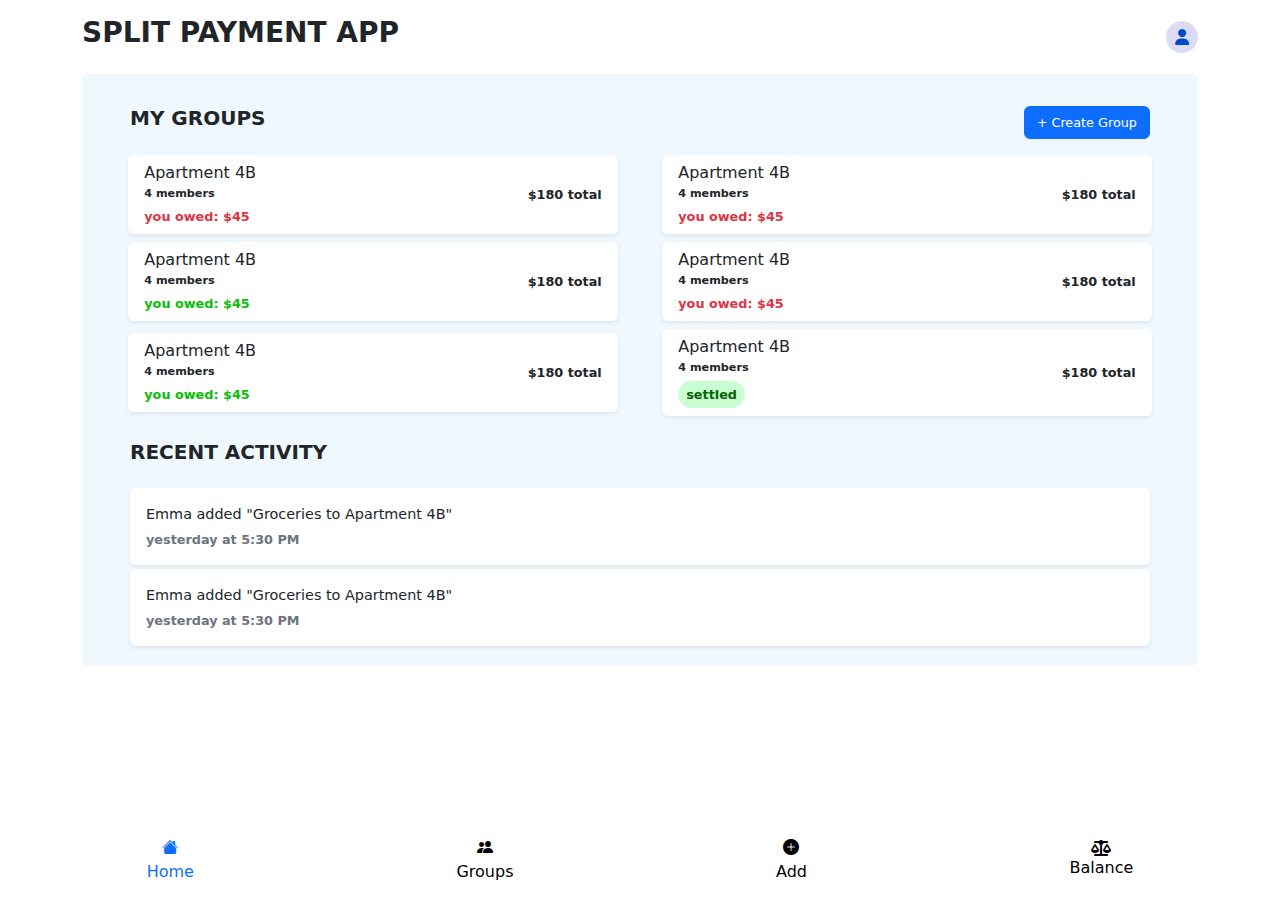
<file: index.html>
<!DOCTYPE html>
<html lang="en">

<head>
    <meta charset="UTF-8">
    <meta name="viewport" content="width=device-width, initial-scale=1.0">
    <title>Split Payment App</title>
    <link rel="stylesheet" href="./css/main.css">
    <link rel="stylesheet" href="./css/bootstrap/css/bootstrap.css">
    <link rel="stylesheet" href="./css/bootstrap/css/bootstrap.min.css">
    <link rel="stylesheet" href="https://cdn.jsdelivr.net/npm/bootstrap-icons@1.11.3/font/bootstrap-icons.css"
        integrity="sha384-tViUnnbYAV00FLIhhi3v/dWt3Jxw4gZQcNoSCxCIFNJVCx7/D55/wXsrNIRANwdD" crossorigin="anonymous">
    <link rel="stylesheet" href="https://cdnjs.cloudflare.com/ajax/libs/font-awesome/6.7.2/css/all.min.css"
        integrity="sha512-Evv84Mr4kqVGRNSgIGL/F/aIDqQb7xQ2vcrdIwxfjThSH8CSR7PBEakCr51Ck+w+/U6swU2Im1vVX0SVk9ABhg=="
        crossorigin="anonymous" referrerpolicy="no-referrer" />
</head>

<body>

    <div class="container position-relative">

        <!-- Homepage Start -->

        <Header>
            <div class="header d-flex justify-content-between align-items-center py-3">
                <div>
                    <h3 class="fw-bold">SPLIT PAYMENT APP</h3>
                </div>
                <div class="userIconContainer d-flex justify-content-center align-items-center rounded-circle p-3"
                    style="background-color: rgb(219 220 244);">
                    <i class="fa-solid fa-user" style="color: #0049c7;"></i>
                </div>
            </div>
        </Header>
        <section>
            <div class=" rounded px-md-4  py-3" style="background-color: #f0f8ff;">
                <div class="myGroups">
                    <div class=" groupTitle px-4  d-flex justify-content-between align-items-center pt-3">
                        <h4 class="fw-bold fs-5">MY GROUPS</h4>
                        <!-- Create New Group Modal -->
                        <div class="modal fade" id="createGroupModal" tabindex="-1"
                            aria-labelledby="createGroupModalLabel" aria-hidden="true">
                            <div class="modal-dialog modal-dialog-centered">
                                <div class="modal-content" id="createGroupModalContent">

                                    <!-- Modal Header -->
                                    <div class="modal-header">
                                        <h5 class="modal-title" id="createGroupModalLabel">Create New Group</h5>
                                        <button type="button" class="btn-close" data-bs-dismiss="modal"
                                            aria-label="Close"></button>
                                    </div>

                                    <!-- Modal Body -->
                                    <div class="modal-body">
                                        <form id="createGroupForm">
                                            <!-- Group Name -->
                                            <div class="mb-3">
                                                <label for="groupName" class="form-label">Group Name</label>
                                                <input type="text" class="form-control" id="groupName"
                                                    placeholder="Enter group name" required>
                                            </div>

                                            <!-- Add Members -->
                                            <div id="membersList">
                                                <div class="row g-2 mb-2">
                                                    <div class="col">
                                                        <input type="text" class="form-control" placeholder="Name"
                                                            required>
                                                    </div>
                                                    <div class="col">
                                                        <input type="email" class="form-control" placeholder="Email"
                                                            required>
                                                    </div>
                                                </div>

                                                <div class="row g-2 mb-2">
                                                    <div class="col">
                                                        <input type="text" class="form-control" placeholder="Name">
                                                    </div>
                                                    <div class="col">
                                                        <input type="email" class="form-control" placeholder="Email">
                                                    </div>
                                                </div>

                                                <div class="row g-2 mb-2">
                                                    <div class="col">
                                                        <input type="text" class="form-control" placeholder="Name">
                                                    </div>
                                                    <div class="col">
                                                        <input type="email" class="form-control" placeholder="Email">
                                                    </div>
                                                </div>
                                            </div>

                                            <div class="mb-3">
                                                <a href="#" id="addMoreMembers" class="text-primary"
                                                    style="text-decoration: none;">+ Add More Members</a>
                                            </div>

                                            <!-- Category -->
                                            <div class="mb-3">
                                                <label for="category" class="form-label">Category</label>
                                                <select class="form-select" id="category">
                                                    <option selected disabled>Select category</option>
                                                    <option value="trip">Trip</option>
                                                    <option value="party">Party</option>
                                                    <option value="office">Office</option>
                                                    <option value="others">Others</option>
                                                </select>
                                            </div>

                                            <!-- Description -->
                                            <div class="mb-3">
                                                <label for="description" class="form-label">Description</label>
                                                <textarea class="form-control" id="description" rows="3"
                                                    placeholder="Add a description for your group"></textarea>
                                            </div>

                                        </form>
                                    </div>

                                    <!-- Modal Footer -->
                                    <div class="modal-footer">
                                        <button type="submit" class="btn btn-primary" id="createGroupBtn">Create
                                            Group</button>
                                    </div>

                                </div>
                            </div>
                        </div>
                        <button id="" type="button" class="fw-medium btn btn-primary" data-bs-toggle="modal"
                            data-bs-target="#createGroupModal" style="font-size: 0.8rem;">+ Create Group</button>
                    </div>
                    <div id="groupsContainer"
                        class="groupSection col-12 d-flex flex-wrap justify-content-between align-items-center pt-3">

                        <div class="col-sm-12 col-lg-6 pb-2 d-flex justify-content-center align-items-center">
                            <div
                                class="groupCard shadow-sm px-3 py-2 rounded  bg-white col-11 d-flex justify-content-between align-items-center">
                                <div
                                    class="groupDetails row-gap-1 d-flex flex-column justify-content-center align-items-start">
                                    <h6 class="m-0 ">Apartment 4B</h6>
                                    <p class="m-0 fw-semibold" style="font-size: 0.7rem;">4 members</p>
                                    <p class="m-0 fw-semibold text-danger" style="font-size: 0.8rem;">you owed: $45</p>
                                </div>
                                <div class="totalAmmount d-flex flex-column justify-content-center align-items-end">
                                    <p class="m-0 fw-semibold" style="font-size: 0.8rem;">$180 total</p>
                                </div>
                            </div>
                        </div>
                        <div class="col-sm-12 col-lg-6 pb-2 d-flex justify-content-center align-items-center">
                            <div
                                class="groupCard shadow-sm px-3 py-2 rounded  bg-white col-11 d-flex justify-content-between align-items-center">
                                <div
                                    class="groupDetails row-gap-1 d-flex flex-column justify-content-center align-items-start">
                                    <h6 class="m-0 ">Apartment 4B</h6>
                                    <p class="m-0 fw-semibold" style="font-size: 0.7rem;">4 members</p>
                                    <p class="m-0 fw-semibold text-danger" style="font-size: 0.8rem;">you owed: $45</p>
                                </div>
                                <div class="totalAmmount d-flex flex-column justify-content-center align-items-end">
                                    <p class="m-0 fw-semibold" style="font-size: 0.8rem;">$180 total</p>
                                </div>
                            </div>
                        </div>
                        <div class="col-sm-12 col-lg-6 pb-2 d-flex justify-content-center align-items-center">
                            <div
                                class="groupCard shadow-sm px-3 py-2 rounded  bg-white col-11 d-flex justify-content-between align-items-center">
                                <div
                                    class="groupDetails row-gap-1 d-flex flex-column justify-content-center align-items-start">
                                    <h6 class="m-0 ">Apartment 4B</h6>
                                    <p class="m-0 fw-semibold" style="font-size: 0.7rem;">4 members</p>
                                    <p class="m-0 fw-semibold" style="font-size: 0.8rem; color: #09be09;">you owed: $45
                                    </p>
                                </div>
                                <div class="totalAmmount d-flex flex-column justify-content-center align-items-end">
                                    <p class="m-0 fw-semibold" style="font-size: 0.8rem;">$180 total</p>
                                </div>
                            </div>
                        </div>
                        <div class="col-sm-12 col-lg-6 pb-2 d-flex justify-content-center align-items-center">
                            <div
                                class="groupCard shadow-sm px-3 py-2 rounded  bg-white col-11 d-flex justify-content-between align-items-center">
                                <div
                                    class="groupDetails row-gap-1 d-flex flex-column justify-content-center align-items-start">
                                    <h6 class="m-0 ">Apartment 4B</h6>
                                    <p class="m-0 fw-semibold" style="font-size: 0.7rem;">4 members</p>
                                    <p class="m-0 fw-semibold text-danger" style="font-size: 0.8rem;">you owed: $45</p>
                                </div>
                                <div class="totalAmmount d-flex flex-column justify-content-center align-items-end">
                                    <p class="m-0 fw-semibold" style="font-size: 0.8rem;">$180 total</p>
                                </div>
                            </div>
                        </div>
                        <div class="col-sm-12 col-lg-6 pb-2 d-flex justify-content-center align-items-center">
                            <div
                                class="groupCard shadow-sm px-3 py-2 rounded  bg-white col-11 d-flex justify-content-between align-items-center">
                                <div
                                    class="groupDetails row-gap-1 d-flex flex-column justify-content-center align-items-start">
                                    <h6 class="m-0 ">Apartment 4B</h6>
                                    <p class="m-0 fw-semibold" style="font-size: 0.7rem;">4 members</p>
                                    <p class="m-0 fw-semibold" style="font-size: 0.8rem; color: #09be09;">you owed: $45
                                    </p>
                                </div>
                                <div class="totalAmmount d-flex flex-column justify-content-center align-items-end">
                                    <p class="m-0 fw-semibold" style="font-size: 0.8rem;">$180 total</p>
                                </div>
                            </div>
                        </div>
                        <div class="col-sm-12 col-lg-6 pb-2 d-flex justify-content-center align-items-center">
                            <div
                                class="groupCard shadow-sm px-3 py-2 rounded  bg-white col-11 d-flex justify-content-between align-items-center">
                                <div
                                    class="groupDetails row-gap-1 d-flex flex-column justify-content-center align-items-start">
                                    <h6 class="m-0 ">Apartment 4B</h6>
                                    <p class="m-0 fw-semibold" style="font-size: 0.7rem;">4 members</p>
                                    <p class="m-0 fw-semibold  px-2 py-1 rounded-pill"
                                        style="font-size: 0.8rem; background-color: rgb(201 255 211); color: darkgreen;">
                                        <span>settled</span></p>
                                </div>
                                <div class="totalAmmount d-flex flex-column justify-content-center align-items-end">
                                    <p class="m-0 fw-semibold" style="font-size: 0.8rem;">$180 total</p>
                                </div>
                            </div>
                        </div>

                    </div>
                </div>
                <div class="recentActivity px-4">
                    <div class="recentActivityTitle pb-3 col  d-flex justify-content-between align-items-center pt-3">
                        <h4 class="fs-5 fw-bold">RECENT ACTIVITY</h4>
                    </div>
                    <div class="activityCards " id="recentActivityList">
                        <div
                            class="activityDetails shadow-sm d-flex flex-column row-gap-1  px-3 mb-1 py-3  bg-white col-12 rounded">
                            <p class="m-0 fw-medium" style="font-size: 0.9rem;">Emma added "Groceries to Apartment 4B"
                            </p>
                            <p class="m-0 fw-semibold text-secondary" style="font-size: 0.8rem;">yesterday at 5:30 PM
                            </p>
                        </div>
                        <div
                            class="activityDetails shadow-sm d-flex flex-column row-gap-1  px-3 mb-1 py-3  bg-white col-12 rounded">
                            <p class="m-0 fw-medium" style="font-size: 0.9rem;">Emma added "Groceries to Apartment 4B"
                            </p>
                            <p class="m-0 fw-semibold text-secondary" style="font-size: 0.8rem;">yesterday at 5:30 PM
                            </p>
                        </div>
                    </div>
                </div>
            </div>
        </section>
        <footer class="footer position-fixed bottom-0 start-0 end-0 bg-white">
            <div class="navIcons px-md-5 col-12 d-flex justify-content-center align-items-center py-1 py-md-3">
                <div class="col-10 d-flex justify-content-between align-items-center">
                    <div class="iconContainer">
                        <a class="d-flex flex-column justify-content-center align-items-center text-decoration-none text-black"
                            href="index.html">
                            <i class="bi bi-house-fill text-primary"></i>
                            <p class="m-0 fw-light fs-6 text-primary">Home</p>
                        </a>
                    </div>
                    <div class="iconContainer">
                        <a class="d-flex flex-column justify-content-center align-items-center text-decoration-none text-black"
                            href="groups.html">
                            <i class="bi bi-people-fill"></i>
                            <p class="m-0 fw-light fs-6">Groups</p>
                        </a>
                    </div>
                    <div class="iconContainer">
                        <a class="d-flex flex-column justify-content-center align-items-center text-decoration-none text-black"
                            data-bs-toggle="modal" data-bs-target="#createGroupModal" href="#">
                            <i class="bi bi-plus-circle-fill"></i>
                            <p class="m-0 fw-light fs-6">Add</p>
                        </a>
                    </div>
                    <div class="iconContainer">
                        <a class="d-flex flex-column justify-content-center align-items-center text-decoration-none text-black"
                            href="balanceOverview.html">
                            <i class="fa-solid fa-scale-balanced"></i>
                            <p class="m-0 fw-light fs-6">Balance</p>
                        </a>
                    </div>
                </div>
            </div>
        </footer>


        <!-- Homepage End -->
    </div>
    <script type="module" src="./js/app.js"></script>
    <script src="css/bootstrap/js/bootstrap.bundle.min.js"></script>
</body>

</html>
</file>
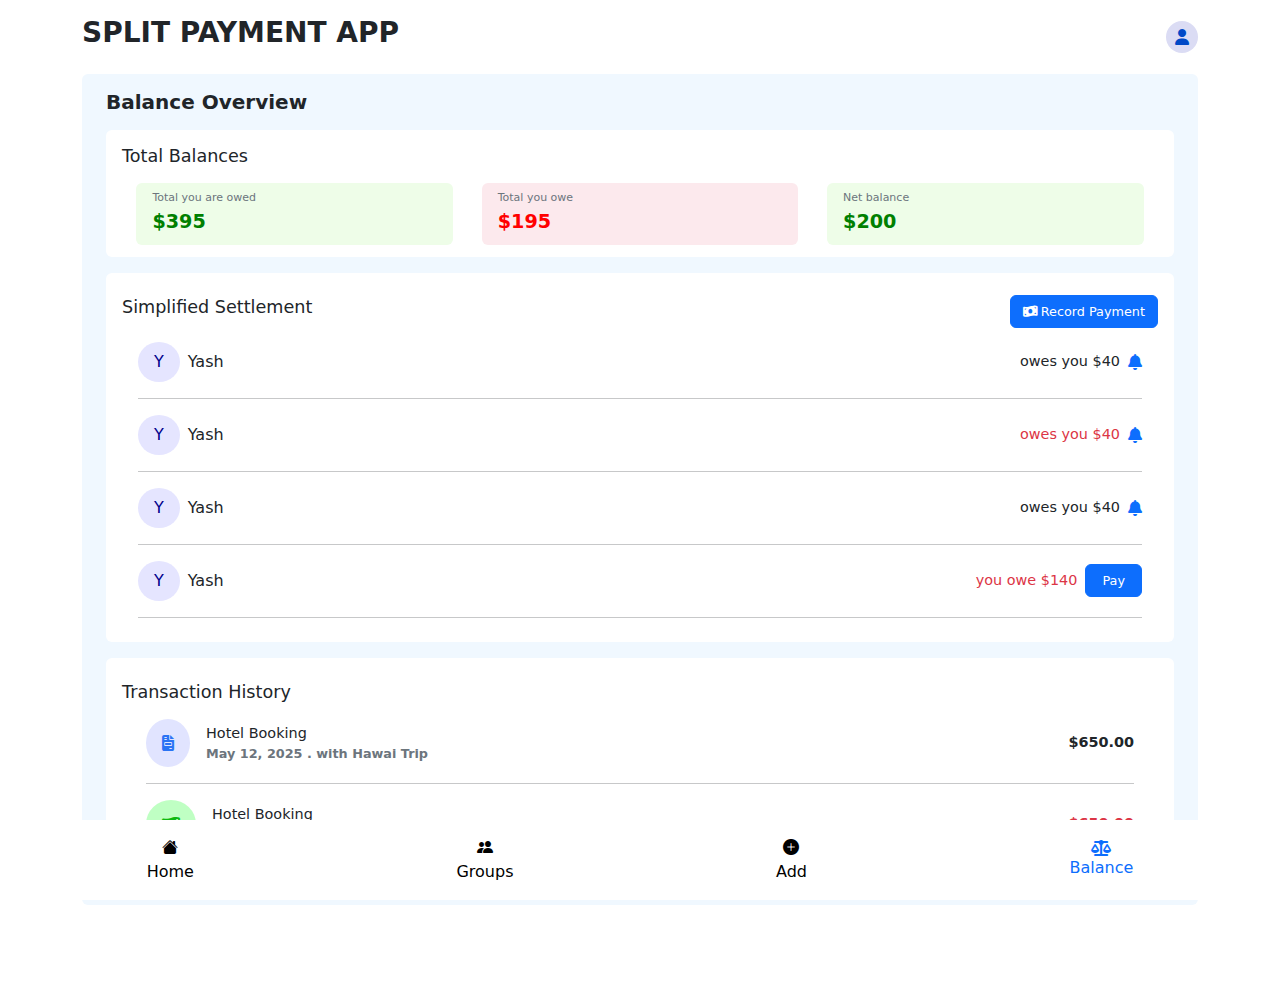
<file: balanceOverview.html>
<!DOCTYPE html>
<html lang="en">
<head>
    <meta charset="UTF-8">
    <meta name="viewport" content="width=device-width, initial-scale=1.0">
    <title>Balance Overview</title>
    <link rel="stylesheet" href="./css/main.css">
    <link rel="stylesheet" href="./css/bootstrap/css/bootstrap.css">
    <link rel="stylesheet" href="./css/bootstrap/css/bootstrap.min.css">
    <link rel="stylesheet" href="https://cdn.jsdelivr.net/npm/bootstrap-icons@1.11.3/font/bootstrap-icons.css" integrity="sha384-tViUnnbYAV00FLIhhi3v/dWt3Jxw4gZQcNoSCxCIFNJVCx7/D55/wXsrNIRANwdD" crossorigin="anonymous">
    <link rel="stylesheet" href="https://cdnjs.cloudflare.com/ajax/libs/font-awesome/6.7.2/css/all.min.css" integrity="sha512-Evv84Mr4kqVGRNSgIGL/F/aIDqQb7xQ2vcrdIwxfjThSH8CSR7PBEakCr51Ck+w+/U6swU2Im1vVX0SVk9ABhg==" crossorigin="anonymous" referrerpolicy="no-referrer" />

</head>
<body>
    <div class="container position-relative">

        <div class="addGroupModal">
                    <!-- Create New Group Modal -->
                    <div class="modal fade" id="createGroupModal" tabindex="-1" aria-labelledby="createGroupModalLabel" aria-hidden="true">
                    <div class="modal-dialog modal-dialog-centered">
                        <div class="modal-content">

                        <!-- Modal Header -->
                        <div class="modal-header">
                            <h5 class="modal-title" id="createGroupModalLabel">Create New Group</h5>
                            <button type="button" class="btn-close" data-bs-dismiss="modal" aria-label="Close"></button>
                        </div>

                        <!-- Modal Body -->
                        <div class="modal-body">
                            <form id="createGroupForm">
                            <!-- Group Name -->
                            <div class="mb-3">
                                <label for="groupName" class="form-label">Group Name</label>
                                <input type="text" class="form-control" id="groupName" placeholder="Enter group name" required>
                            </div>

                            <!-- Add Members -->
                            <div id="membersList">
                                <div class="row g-2 mb-2">
                                <div class="col">
                                    <input type="text" class="form-control" placeholder="Name" required>
                                </div>
                                <div class="col">
                                    <input type="email" class="form-control" placeholder="Email" required>
                                </div>
                                </div>

                                <div class="row g-2 mb-2">
                                <div class="col">
                                    <input type="text" class="form-control" placeholder="Name"/>
                                </div>
                                <div class="col">
                                    <input type="email" class="form-control" placeholder="Email"/>
                                </div>
                                </div>

                                <div class="row g-2 mb-2">
                                <div class="col">
                                    <input type="text" class="form-control" placeholder="Name"/>
                                </div>
                                <div class="col">
                                    <input type="email" class="form-control" placeholder="Email"/>
                                </div>
                                </div>
                            </div>

                            <div class="mb-3">
                                <a href="#" id="addMoreMembers" class="text-primary" style="text-decoration: none;">+ Add More Members</a>
                            </div>

                            <!-- Category -->
                            <div class="mb-3">
                                <label for="category" class="form-label">Category</label>
                                <select class="form-select" id="category">
                                <option selected disabled>Select category</option>
                                <option value="trip">Trip</option>
                                <option value="party">Party</option>
                                <option value="office">Office</option>
                                <option value="others">Others</option>
                                </select>
                            </div>

                            <!-- Description -->
                            <div class="mb-3">
                                <label for="description" class="form-label">Description</label>
                                <textarea class="form-control" id="description" rows="3" placeholder="Add a description for your group"></textarea>
                            </div>

                            </form>
                        </div>

                        <!-- Modal Footer -->
                        <div class="modal-footer">
                            <button type="button" class="btn btn-primary" id="createGroupBtn">Create Group</button>
                        </div>

                        </div>
                    </div>
                    </div>
        </div>

        <Header>
            <div class="header d-flex justify-content-between align-items-center py-3">
                <div>
                    <h3 class="fw-bold">SPLIT PAYMENT APP</h3>
                </div>
                <div class="userIconContainer d-flex justify-content-center align-items-center rounded-circle p-3" style="background-color: rgb(219 220 244);">
                    <i class="fa-solid fa-user" style="color: #0049c7;"></i>
                </div>
            </div>
        </Header>

        <div class="px-4 py-3 rounded" style="background-color: #f0f8ff; margin-bottom: 100px;">
            <div class="balanceOverviewTitle">
                <div>
                    <h4 class="fw-bold fs-5 px-0"> 
                        Balance Overview
                    </h4>
                </div>
            </div>
    
            <div class="TotalBalances bg-white px-3 py-2 rounded mt-3">
                <div class="TotalBalancesTitle my-2 d-flex align-items-center justify-content-sm-between justify-content-center">
                    <h4 class="fw-medium" style="font-size: 1.1rem;">Total Balances</h4>
                </div>
                <div class="balanceDetails col-12 d-flex flex-wrap align-items-center justify-content-between">
                    <div class="totalBalance col-12 d-flex align-items-center justify-content-center mb-1 col-sm-12 col-md-6 col-lg-4">
                        <div class="col-11 px-3 py-2 rounded d-flex flex-column row-gap-1" style="background-color: #eefde8;">
                            <h6 class="m-0 fw-medium text-secondary">Total you are owed</h6>
                            <p class="totalAmount m-0"><span class="fw-bold totalOwesYou" style="color: green;">$395</span></p>
                        </div>
    
                    </div>
                    <div class="totalBalance col-12 d-flex align-items-center justify-content-center mb-1 col-sm-12 col-md-6 col-lg-4">
                        <div class="col-11 px-3 py-2 rounded d-flex flex-column row-gap-1" style="background-color: #fce9ed;">
                            <h6 class="m-0 fw-medium text-secondary">Total you owe</h6>
                            <p class="totalAmount m-0"><span class="fw-bold totalYouOwes" style="color: red;">$195</span></p>
                        </div>
    
                    </div>
                    <div class="totalBalance col-12 d-flex align-items-center justify-content-center mb-1 col-sm-12 col-md-6 col-lg-4">
                        <div class="col-11 px-3 py-2 rounded d-flex flex-column row-gap-1" style="background-color: #eefde8;">
                            <h6 class="m-0 fw-medium text-secondary">Net balance</h6>
                            <p class="totalAmount m-0"><span class="fw-bold netBalance" style="color: green;">$200</span></p>
                        </div>
    
                    </div>
                </div>
            </div>

            <div class="SimplifiedSettlementSection bg-white px-3 py-2 mt-3 rounded">
                <div class="SimplifiedSettlementTitleSection d-flex flex-wrap align-items-center justify-content-center justify-content-sm-between">
                    <div class="SimplifiedSettlementTitle my-1 my-sm-3">
                        <h4 class="fw-medium" style="font-size: 1.1rem;">Simplified Settlement</h4>
                    </div>
                    <div class="recordPaymentBtn mb-3 mb-sm-0">
                        <div class="recordPaymentModal">
                            <!-- Record Payment Modal -->
                            <div class="modal fade" id="recordPaymentModal" tabindex="2" aria-labelledby="recordPaymentLabel" aria-hidden="true">
                            <div class="modal-dialog modal-dialog-centered">
                                <div class="modal-content">

                                <!-- Modal Header -->
                                <div class="modal-header">
                                    <h5 class="modal-title" id="recordPaymentLabel">Record Payment</h5>
                                    <button type="button" class="btn-close" data-bs-dismiss="modal" aria-label="Close"></button>
                                </div>

                                <!-- Modal Body -->
                                <div class="modal-body">
                                    <form>

                                    <!-- To (Select Person) -->
                                    <div class="mb-3">
                                        <label for="paymentTo" class="form-label">To</label>
                                        <select class="form-select" id="paymentTo">
                                        <option selected>Select a person</option>
                                        <option>Friend 1</option>
                                        <option>Friend 2</option>
                                        <option>Friend 3</option>
                                        </select>
                                    </div>

                                    <!-- Amount -->
                                    <div class="mb-3">
                                        <label for="paymentAmount" class="form-label">Amount</label>
                                        <input type="number" class="form-control" id="paymentAmount" placeholder="$ 0.00">
                                    </div>

                                    <!-- Note (Optional) -->
                                    <div class="mb-3">
                                        <label for="paymentNote" class="form-label">Note (Optional)</label>
                                        <input type="text" class="form-control" id="paymentNote" placeholder="Add a note about this payment">
                                    </div>

                                    </form>
                                </div>

                                <!-- Modal Footer -->
                                <div class="modal-footer">
                                    <button type="submit" class="btn btn-primary" id="recordPaymentBtn">Record Payment</button>
                                </div>

                                </div>
                            </div>
                            </div>
                        </div>
                        <button  class="btn btn-primary fw-medium" style="font-size: 0.8rem;" data-bs-toggle="modal" data-bs-target="#recordPaymentModal">
                            <i class="fa-solid fa-money-bill-wave"></i>
                            Record Payment
                        </button>
                    </div>
                </div>

                <div class="membersList px-sm-3">
                    <div class="member d-flex align-items-center justify-content-between">
                        <div class="memberName d-flex align-items-center justify-content-start">
                            <p class="fw-medium px-3 py-2 me-2 rounded-circle m-0" style="background-color: #e5e5ff" ><span style="color: darkblue;">Y</span></p>
                            <p class="memberName m-0 fw-medium">Yash</p>
                        </div>
                        <div class="amountGot d-flex align-items-center column-gap-2">
                            <p class="m-0 fw-medium" style="font-size: 0.9rem;">owes you $40</p>
                            <i class="fa-solid fa-bell text-primary"></i>
                        </div>
                    </div>
                    <hr>
                    <div class="member d-flex align-items-center justify-content-between">
                        <div class="memberName d-flex align-items-center justify-content-start">
                            <p class="fw-medium px-3 py-2 me-2 rounded-circle m-0" style="background-color: #e5e5ff" ><span style="color: darkblue;">Y</span></p>
                            <p class="memberName m-0 fw-medium">Yash</p>
                        </div>
                        <div class="amountGot d-flex align-items-center column-gap-2">
                            <p class="m-0 fw-medium text-danger" style="font-size: 0.9rem;">owes you $40</p>
                            <i class="fa-solid fa-bell text-primary"></i>
                        </div>
                    </div>
                    <hr>
                    <div class="member d-flex align-items-center justify-content-between">
                        <div class="memberName d-flex align-items-center justify-content-start">
                            <p class="fw-medium px-3 py-2 me-2 rounded-circle m-0" style="background-color: #e5e5ff" ><span style="color: darkblue;">Y</span></p>
                            <p class="memberName m-0 fw-medium">Yash</p>
                        </div>
                        <div class="amountGot d-flex align-items-center column-gap-2">
                            <p class="m-0 fw-medium" style="font-size: 0.9rem;">owes you $40</p>
                            <i class="fa-solid fa-bell text-primary"></i>
                        </div>
                    </div>
                    <hr>
                    <div class="member d-flex align-items-center justify-content-between">
                        <div class="memberName d-flex align-items-center justify-content-start">
                            <p class="fw-medium px-3 py-2 me-2 rounded-circle m-0" style="background-color: #e5e5ff" ><span style="color: darkblue;">Y</span></p>
                            <p class="memberName m-0 fw-medium">Yash</p>
                        </div>
                        <div class="amountGot d-flex align-items-center column-gap-2">
                            <p class="m-0 fw-medium text-danger" style="font-size: 0.9rem;">you owe $140</p>
                            <span class="btn btn-primary fw-medium m-0 px-3" style="font-size: 0.8rem;">Pay</span>
                        </div>
                    </div>
                    <hr>
                </div>
            </div>

            <div class="transactionHistory bg-white px-3 py-2 mt-3 rounded">
                <div class="transactionHistoryTitle d-flex justify-content-sm-between justify-content-center align-items-center">
                    <h4 class="fw-medium my-3" style="font-size: 1.1rem;">Transaction History</h4>
                </div>
                <div class="transactionList px-sm-4" id="paymentList">
                    <div class="listItem d-flex align-items-center justify-content-between">
                        <div class="d-flex align-items-center column-gap-3">
                            <div class="pendingIcon">
                                <span class="p-3 rounded-circle d-flex justify-content-center align-items-center" style="background-color:  rgb(225 228 255)">
                                    <i class="fa-solid fa-file-invoice" style="color: #2a74f4;"></i>
                                </span>
                            </div>
                            <div class="d-flex flex-column justify-content-center">
                                <p class="m-0 fw-medium" style="font-size: 0.9rem;">Hotel Booking</p>
                                <p class="m-0 fw-semibold text-secondary" style="font-size: 0.8rem;">May 12, 2025 . with Hawai Trip</p>
                            </div>
                        </div>
                        <div>
                            <p class="m-0 fw-bold" style="font-size: 0.9rem;">$650.00</p>
                        </div>
                    </div>
                    <hr>
                    <div class="listItem d-flex align-items-center justify-content-between">
                        <div class="d-flex align-items-center column-gap-3">
                            <div class="pendingIcon">
                                <span class="p-3 rounded-circle d-flex justify-content-center align-items-center" style="background-color:  rgb(191 255 195);">
                                    <i class="fa-solid fa-money-bill-1-wave" style="color: #0db911;"></i>
                                </span>
                            </div>
                            <div class="d-flex flex-column justify-content-center">
                                <p class="m-0 fw-medium" style="font-size: 0.9rem;">Hotel Booking</p>
                                <p class="m-0 fw-semibold text-secondary" style="font-size: 0.8rem;">May 12, 2025 . with Hawai Trip</p>
                            </div>
                        </div>
                        <div>
                            <p class="m-0 fw-bold text-danger" style="font-size: 0.9rem;">-$650.00</p>
                        </div>
                    </div>
                    <hr>
                </div>
            </div>
        </div>

        <footer class="footer position-fixed bottom-0 start-0 end-0 bg-white">
            <div class="navIcons px-md-5 col-12 d-flex justify-content-center align-items-center py-1 py-md-3">
                <div class="col-10 d-flex justify-content-between align-items-center">
                <div class="iconContainer ">
                <a class="d-flex flex-column justify-content-center align-items-center text-decoration-none text-black" href="index.html">                
                    <i class="bi bi-house-fill"></i>
                        <p class="m-0 fw-light fs-6">Home</p>
                </a> 
                </div>
                <div class="iconContainer ">
                <a class="d-flex flex-column justify-content-center align-items-center text-decoration-none text-black" href="groups.html">                
                    <i class="bi bi-people-fill"></i>
                        <p class="m-0 fw-light fs-6">Groups</p>
                </a> 
                </div>
                <div class="iconContainer ">
                <a class="d-flex flex-column justify-content-center align-items-center text-decoration-none text-black" data-bs-toggle="modal" data-bs-target="#createGroupModal" href="#">                
                    <i class="bi bi-plus-circle-fill"></i>
                        <p class="m-0 fw-light fs-6">Add</p>
                </a> 
                </div>
                <div class="iconContainer ">
                <a class="d-flex flex-column justify-content-center align-items-center text-decoration-none text-black" href="balanceOverview.html">                
                    <i class="fa-solid fa-scale-balanced text-primary"></i>
                        <p class="m-0 fw-light fs-6 text-primary">Balance</p>
                </a> 
                </div>
                </div>
            </div>
        </footer>
    </div>
    <script type="module" src="./js/balanceOverview.js"></script>
    <script src="css/bootstrap/js/bootstrap.bundle.min.js"></script>
    <!-- <script src="css/bootstrap/js/bootstrap.min.js"></script> -->
</body>
</html>
</file>
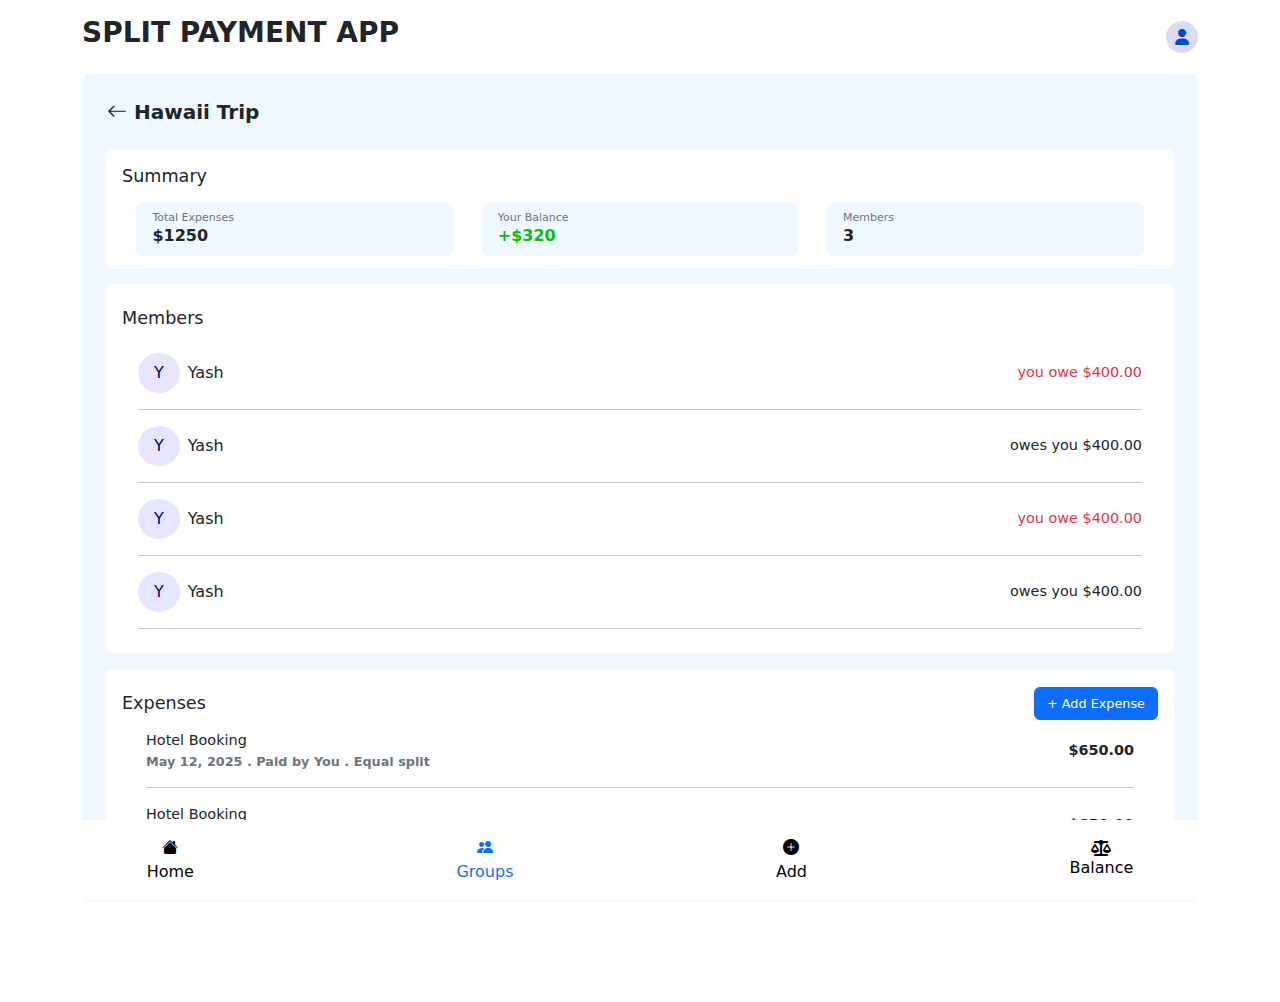
<file: groups.html>
<!DOCTYPE html>
<html lang="en">
<head>
    <meta charset="UTF-8">
    <meta name="viewport" content="width=device-width, initial-scale=1.0">
    <title>Groups</title>
    <link rel="stylesheet" href="./css/main.css">
    <link rel="stylesheet" href="./css/bootstrap/css/bootstrap.css">
    <link rel="stylesheet" href="./css/bootstrap/css/bootstrap.min.css">
    <link rel="stylesheet" href="https://cdn.jsdelivr.net/npm/bootstrap-icons@1.11.3/font/bootstrap-icons.css" integrity="sha384-tViUnnbYAV00FLIhhi3v/dWt3Jxw4gZQcNoSCxCIFNJVCx7/D55/wXsrNIRANwdD" crossorigin="anonymous">
    <link rel="stylesheet" href="https://cdnjs.cloudflare.com/ajax/libs/font-awesome/6.7.2/css/all.min.css" integrity="sha512-Evv84Mr4kqVGRNSgIGL/F/aIDqQb7xQ2vcrdIwxfjThSH8CSR7PBEakCr51Ck+w+/U6swU2Im1vVX0SVk9ABhg==" crossorigin="anonymous" referrerpolicy="no-referrer" />

</head>
<body>

    <div class="container position-relative">

        <div class="addGroupModal">
                    <!-- Create New Group Modal -->
                    <div class="modal fade" id="createGroupModal" tabindex="2" aria-labelledby="createGroupModalLabel" aria-hidden="true">
                    <div class="modal-dialog modal-dialog-centered">
                        <div class="modal-content">

                        <!-- Modal Header -->
                        <div class="modal-header">
                            <h5 class="modal-title" id="createGroupModalLabel">Create New Group</h5>
                            <button type="button" class="btn-close" data-bs-dismiss="modal" aria-label="Close"></button>
                        </div>

                        <!-- Modal Body -->
                        <div class="modal-body">
                            <form id="createGroupForm">
                            <!-- Group Name -->
                            <div class="mb-3">
                                <label for="groupName" class="form-label">Group Name</label>
                                <input type="text" class="form-control" id="groupName" placeholder="Enter group name" required>
                            </div>

                            <!-- Add Members -->
                            <div id="membersList">
                                <div class="row g-2 mb-2">
                                <div class="col">
                                    <input type="text" class="form-control" placeholder="Name" required>
                                </div>
                                <div class="col">
                                    <input type="email" class="form-control" placeholder="Email" required>
                                </div>
                                </div>

                                <div class="row g-2 mb-2">
                                <div class="col">
                                    <input type="text" class="form-control" placeholder="Name">
                                </div>
                                <div class="col">
                                    <input type="email" class="form-control" placeholder="Email">
                                </div>
                                </div>

                                <div class="row g-2 mb-2">
                                <div class="col">
                                    <input type="text" class="form-control" placeholder="Name">
                                </div>
                                <div class="col">
                                    <input type="email" class="form-control" placeholder="Email">
                                </div>
                                </div>
                            </div>

                            <div class="mb-3">
                                <a href="#" id="addMoreMembers" class="text-primary" style="text-decoration: none;">+ Add More Members</a>
                            </div>

                            <!-- Category -->
                            <div class="mb-3">
                                <label for="category" class="form-label">Category</label>
                                <select class="form-select" id="category">
                                <option selected disabled>Select category</option>
                                <option value="trip">Trip</option>
                                <option value="party">Party</option>
                                <option value="office">Office</option>
                                <option value="others">Others</option>
                                </select>
                            </div>

                            <!-- Description -->
                            <div class="mb-3">
                                <label for="description" class="form-label">Description</label>
                                <textarea class="form-control" id="description" rows="3" placeholder="Add a description for your group"></textarea>
                            </div>

                            </form>
                        </div>

                        <!-- Modal Footer -->
                        <div class="modal-footer">
                            <button type="submit" class="btn btn-primary" id="createGroupBtn">Create Group</button>
                        </div>

                        </div>
                    </div>
                    </div>
        </div>

        <Header>
            <div class="header d-flex justify-content-between align-items-center py-3">
                <div>
                    <h3 class="fw-bold">SPLIT PAYMENT APP</h3>
                </div>
                <div class="userIconContainer d-flex justify-content-center align-items-center rounded-circle p-3" style="background-color: rgb(219 220 244);">
                    <i class="fa-solid fa-user" style="color: #0049c7;"></i>
                </div>
            </div>
        </Header>
    
        <div class="px-4 py-3 rounded" style="background-color: #f0f8ff; margin-bottom: 100px;">
            <div class="goBack">
                <div>
                    <a href="index.html" class="btn fw-bold text-decoration-none fs-5 px-0">
                        <i class="bi bi-arrow-left"></i> 
                        <span id="groupTitle" >Hawaii Trip</span>
                    </a>
                </div>
            </div>
    
            <div class="summary bg-white px-3 py-2 rounded mt-3">
                <div class="summaryTitle my-2 d-flex align-items-center justify-content-sm-between justify-content-center">
                    <h4 class="fw-medium" style="font-size: 1.1rem;">Summary</h4>
                </div>
                <div class="ammountDetails col-12 d-flex flex-wrap align-items-center justify-content-between">
                    <div class="totalExpenses col-12 d-flex align-items-center justify-content-center mb-1 col-sm-12 col-md-6 col-lg-4">
                        <div class="col-11 px-3 py-2 rounded" style="background-color: #f0f8ff;">
                            <h6 class="m-0 fw-medium text-secondary">Total Expenses</h6>
                            <p class=" m-0"><span class="totalAmount fw-bold">$1250</span></p>
                        </div>
    
                    </div>
                    <div class="totalExpenses col-12 d-flex align-items-center justify-content-center mb-1 col-sm-12 col-md-6 col-lg-4">
                        <div class="col-11 px-3 py-2 rounded" style="background-color: #f0f8ff;">
                            <h6 class="m-0 fw-medium text-secondary">Your Balance</h6>
                            <p class="m-0"><span class="totalBalance fw-bold" style="color: #09be09;">+$320</span></p>
                        </div>
    
                    </div>
                    <div class="totalExpenses col-12 d-flex align-items-center justify-content-center mb-1 col-sm-12 col-md-6 col-lg-4">
                        <div class="col-11 px-3 py-2 rounded" style="background-color: #f0f8ff;">
                            <h6 class="m-0 fw-medium text-secondary">Members</h6>
                            <p class="m-0"><span class="totalMembers fw-bold">3</span></p>
                        </div>
    
                    </div>
                </div>
            </div>

            <div class="membersSection bg-white px-3 py-2 mt-3 rounded">
                <div class="membersTitle my-3 d-flex align-items-center justify-content-center justify-content-sm-between">
                    <h4 class="fw-medium" style="font-size: 1.1rem;">Members</h4>
                </div>
                <div class="membersData px-sm-3" id="membersList">
                    <div class="member d-flex align-items-center justify-content-between">
                        <div class="d-flex align-items-center justify-content-start">
                            <p class="fw-medium px-3 py-2 me-2 rounded-circle m-0" style="background-color: #e5e5ff" ><span style="color: darkblue;">Y</span></p>
                            <p class="memberName m-0 fw-medium">Yash</p>
                        </div>
                        <div class="amountGot">
                            <p class="m-0 fw-medium text-danger" style="font-size: 0.9rem;">you owe $400.00</p>
                        </div>
                    </div>
                    <hr>
                    <div class="member d-flex align-items-center justify-content-between">
                        <div class="d-flex align-items-center justify-content-start">
                            <p class="fw-medium px-3 py-2 me-2 rounded-circle m-0" style="background-color: #e5e5ff" ><span style="color: darkblue;">Y</span></p>
                            <p class="memberName m-0 fw-medium">Yash</p>
                        </div>
                        <div class="amountGot">
                            <p class="m-0 fw-medium" style="font-size: 0.9rem;">owes you $400.00</p>
                        </div>
                    </div>
                    <hr>
                    <div class="member d-flex align-items-center justify-content-between">
                        <div class="d-flex align-items-center justify-content-start">
                            <p class="fw-medium px-3 py-2 me-2 rounded-circle m-0" style="background-color: #e5e5ff" ><span style="color: darkblue;">Y</span></p>
                            <p class="memberName m-0 fw-medium">Yash</p>
                        </div>
                        <div class="amountGot">
                            <p class="m-0 fw-medium text-danger" style="font-size: 0.9rem;">you owe $400.00</p>
                        </div>
                    </div>
                    <hr>
                    <div class="member d-flex align-items-center justify-content-between">
                        <div class="d-flex align-items-center justify-content-start">
                            <p class="fw-medium px-3 py-2 me-2 rounded-circle m-0" style="background-color: #e5e5ff" ><span style="color: darkblue;">Y</span></p>
                            <p class="memberName m-0 fw-medium">Yash</p>
                        </div>
                        <div class="amountGot">
                            <p class="m-0 fw-medium" style="font-size: 0.9rem;">owes you $400.00</p>
                        </div>
                    </div>
                    <hr>
                </div>
            </div>

            <div class="expenses bg-white px-3 py-2 mt-3 rounded">
                <div class="expensesTitle d-flex flex-wrap justify-content-sm-between align-items-center justify-content-center">
                    <h4 class="fw-medium my-3" style="font-size: 1.1rem;">Expenses</h4>
                        <!-- Add New Expense Modal -->
                    <div class="addExpenseModal">
                        <div class="modal fade" id="addExpenseModal" tabindex="2" aria-labelledby="addExpenseLabel" aria-hidden="true">
                        <div class="modal-dialog">
                            <div class="modal-content">

                            <!-- Modal Header -->
                            <div class="modal-header">
                                <h5 class="modal-title" id="addExpenseLabel">Add New Expense</h5>
                                <button type="button" class="btn-close" data-bs-dismiss="modal" aria-label="Close"></button>
                            </div>

                            <!-- Modal Body -->
                            <div class="modal-body">
                                <form>

                                <!-- Description -->
                                <div class="mb-3">
                                    <label for="expenseDescription" class="form-label">Description</label>
                                    <input type="text" class="form-control" id="expenseDescription" placeholder="What was this expense for?">
                                </div>

                                <!-- Amount -->
                                <div class="mb-3">
                                    <label for="expenseAmount" class="form-label">Amount</label>
                                    <input type="number" class="form-control" id="expenseAmount" placeholder="$ 0.00">
                                </div>

                                <!-- Paid By -->
                                <div class="mb-3">
                                    <label for="paidBy" class="form-label">Paid By</label>
                                    <select class="form-select" id="paidBy">
                                    <option selected>You</option>
                                    <option>Friend 1</option>
                                    <option>Friend 2</option>
                                    </select>
                                </div>

                                <!-- Category -->
                                <div class="mb-3">
                                    <label for="expenseCategory" class="form-label">Category</label>
                                    <select class="form-select" id="expenseCategory">
                                    <option selected>🍽️ Food</option>
                                    <option>🎬 Entertainment</option>
                                    <option>🚗 Travel</option>
                                    <option>🏠 Rent</option>
                                    </select>
                                </div>

                                <!-- Split Type -->
                                <div class="mb-3">
                                    <label for="splitType" class="form-label">Split Type</label>
                                    <select class="form-select" id="splitType">
                                    <option selected>Equal</option>
                                    <option>Custom</option>
                                    </select>
                                </div>

                                </form>
                            </div>

                            <!-- Modal Footer -->
                            <div class="modal-footer">
                                <button type="submit" class="btn btn-primary" id="addExpenseData">Add Expense</button>
                            </div>

                            </div>
                        </div>
                        </div>
                    </div>
                    <button   type="button" class="btn btn-primary fw-medium ms-2  mb-sm-0" style="font-size: 0.8rem;" data-bs-toggle="modal" data-bs-target="#addExpenseModal">
                    + Add Expense
                    </button>
                </div>
                <div class="expensesList px-4" id="expenseListContainer">

                    <div class="listItem d-flex align-items-center justify-content-between">
                        <div class="d-flex flex-column justify-content-center">
                            <p class="m-0 fw-medium" style="font-size: 0.9rem;">Hotel Booking</p>
                            <p class="m-0 fw-semibold text-secondary" style="font-size: 0.8rem;">May 12, 2025 . Paid by You . Equal split</p>
                        </div>
                        <div>
                            <p class="m-0 fw-bold" style="font-size: 0.9rem;">$650.00</p>
                        </div>
                    </div>
                    <hr>
                    <div class="listItem d-flex align-items-center justify-content-between">
                        <div class="d-flex flex-column justify-content-center">
                            <p class="m-0 fw-medium" style="font-size: 0.9rem;">Hotel Booking</p>
                            <p class="m-0 fw-semibold text-secondary" style="font-size: 0.8rem;">May 12, 2025 . Paid by You . Equal split</p>
                        </div>
                        <div>
                            <p class="m-0 fw-bold" style="font-size: 0.9rem;">$650.00</p>
                        </div>
                    </div>
                    <hr>
                </div>
            </div>
        </div>

        <footer class="footer position-fixed bottom-0 start-0 end-0 bg-white">
            <div class="navIcons px-md-5 col-12 d-flex justify-content-center align-items-center py-1 py-md-3">
                <div class="col-10 d-flex justify-content-between align-items-center">
                <div class="iconContainer ">
                <a class="d-flex flex-column justify-content-center align-items-center text-decoration-none text-black" href="index.html">                
                    <i class="bi bi-house-fill"></i>
                        <p class="m-0 fw-light fs-6">Home</p>
                </a> 
                </div>
                <div class="iconContainer ">
                <a class="d-flex flex-column justify-content-center align-items-center text-decoration-none text-black" href="groups.html">                
                    <i class="bi bi-people-fill text-primary"></i>
                    <p class="m-0 fw-light fs-6 text-primary">Groups</p>
                </a> 
                </div>
                <div class="iconContainer ">
                <a class="d-flex flex-column justify-content-center align-items-center text-decoration-none text-black" data-bs-toggle="modal" data-bs-target="#createGroupModal" href="#">                
                    <i class="bi bi-plus-circle-fill"></i>
                        <p class="m-0 fw-light fs-6">Add</p>
                </a> 
                </div>
                <div class="iconContainer ">
                <a class="d-flex flex-column justify-content-center align-items-center text-decoration-none text-black" href="balanceOverview.html">                
                    <i class="fa-solid fa-scale-balanced"></i>
                        <p class="m-0 fw-light fs-6">Balance</p>
                </a> 
                </div>
                </div>
            </div>
        </footer>
    </div>
    <!-- <script type="module" src="./js/app.js"></script> -->
    <script type="module" src="./js/groups.js"></script>
    <script src="css/bootstrap/js/bootstrap.bundle.min.js"></script>
</body>
</html>
</file>
<file: css/main.css>
/* Header */



.header .userIconContainer {

    width:30px;
    height:30px;
}
.header .userIconContainer img {
    width:100%;
    height:100%;
    border-radius:50%;
}

section{
    margin-bottom: 100px;
}
.totalExpenses div h6, .totalBalance div h6{
    font-size: 11px;
}
.totalAmount span{
    font-size: larger;
    
}

.iconContainer a:hover i,
.iconContainer a:hover p {
  color: #0d6efd;
}
</file>
